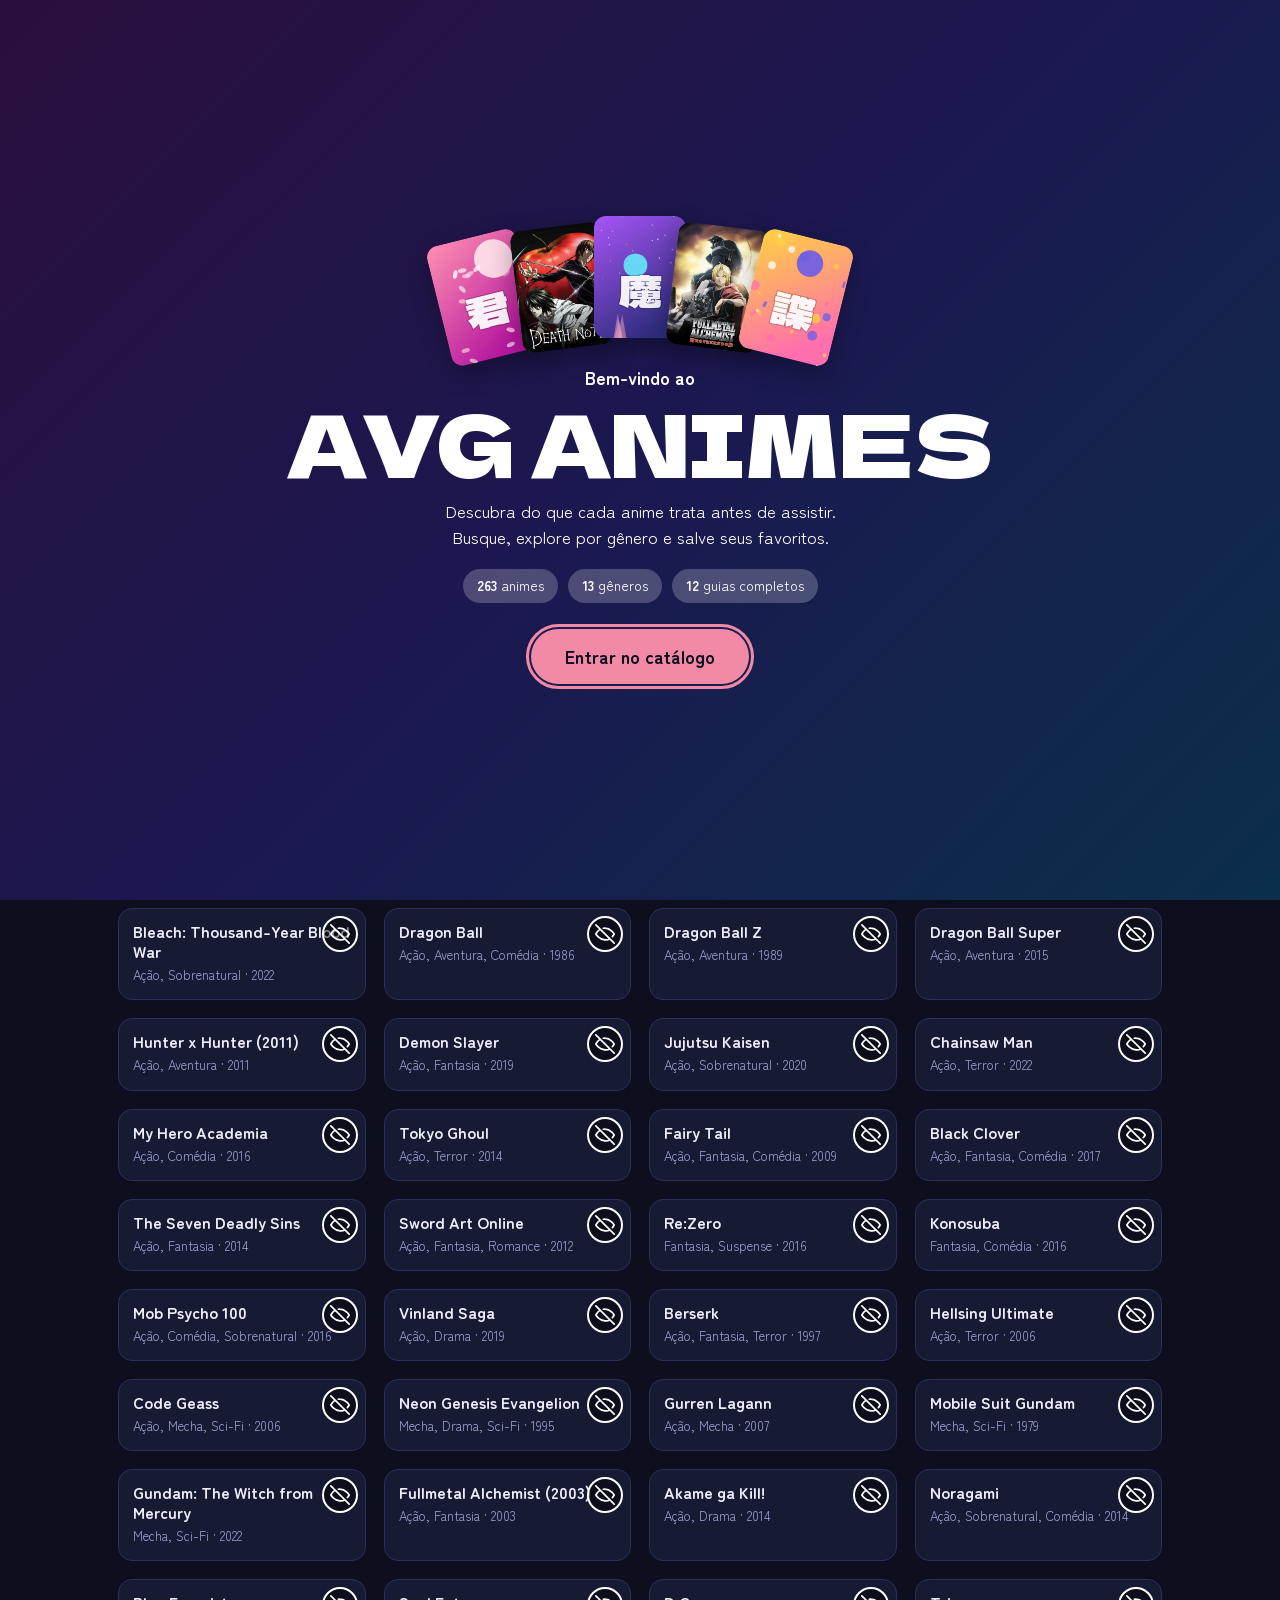
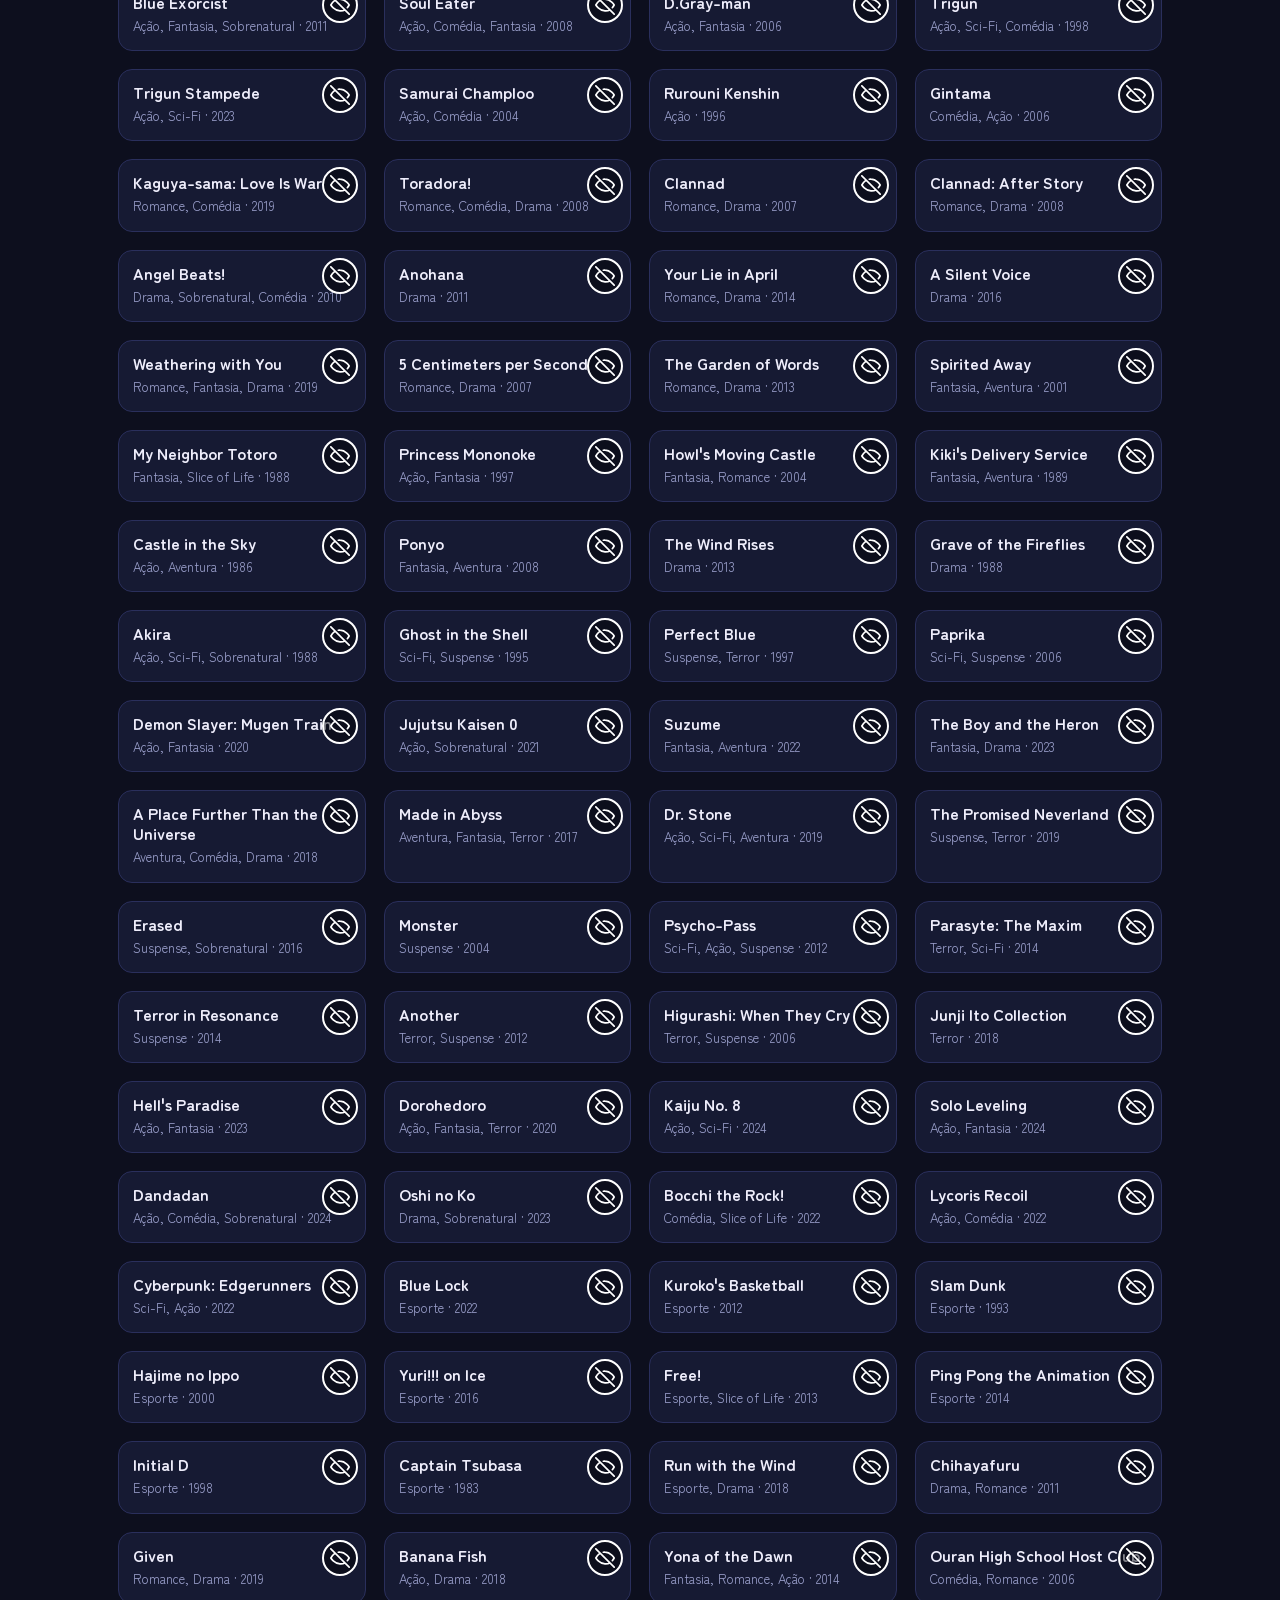
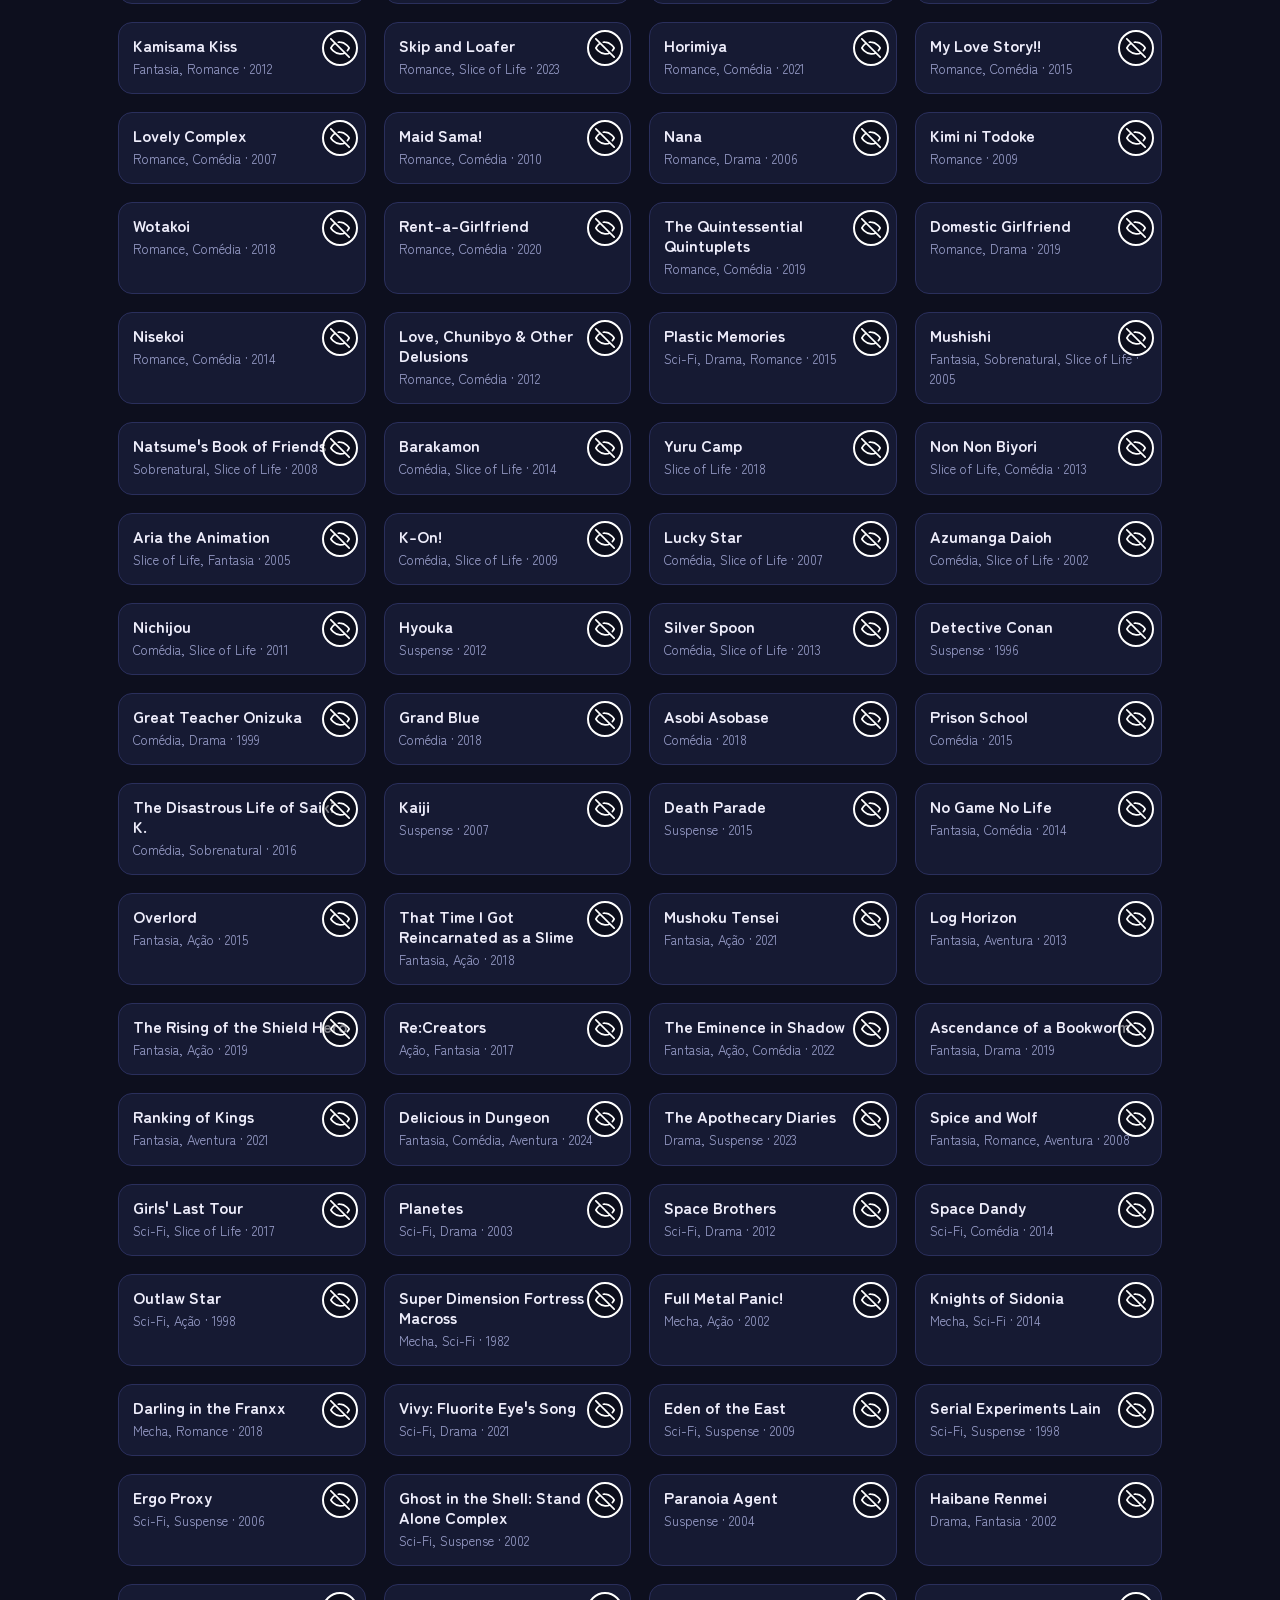
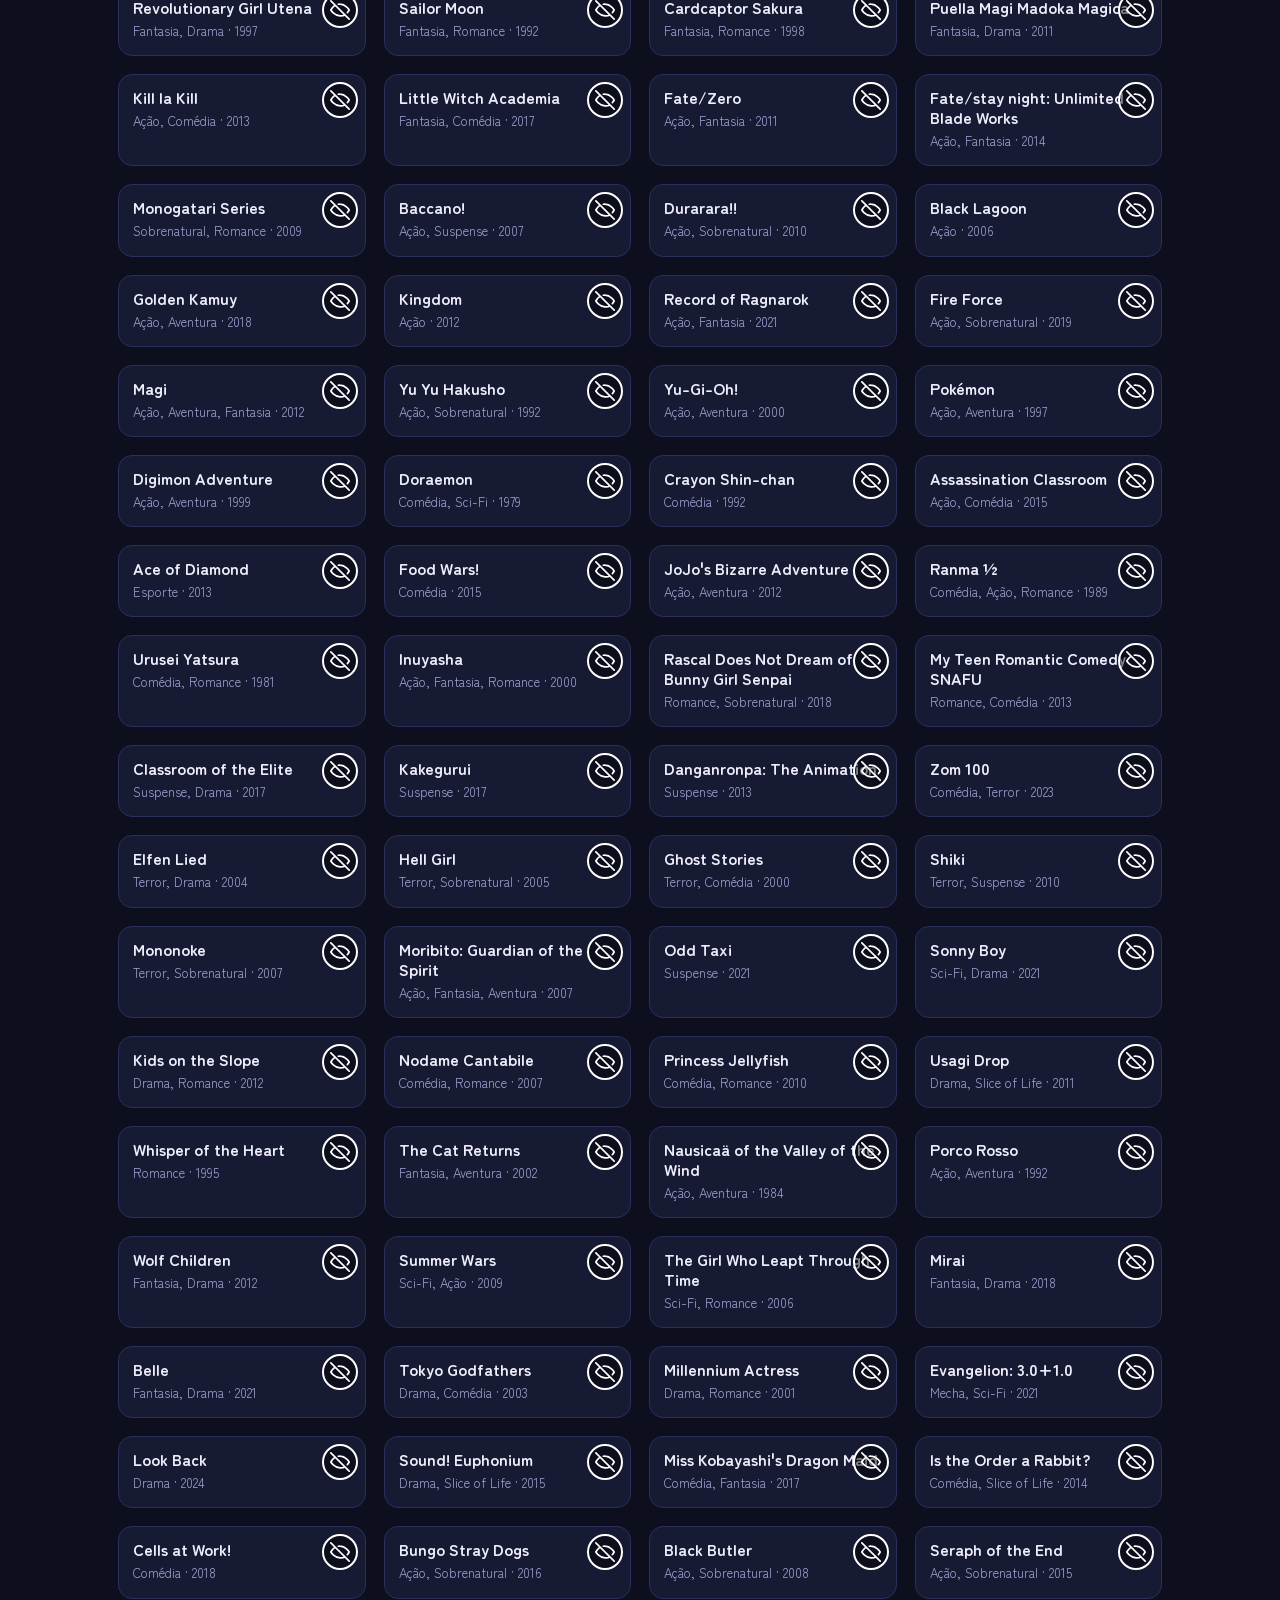
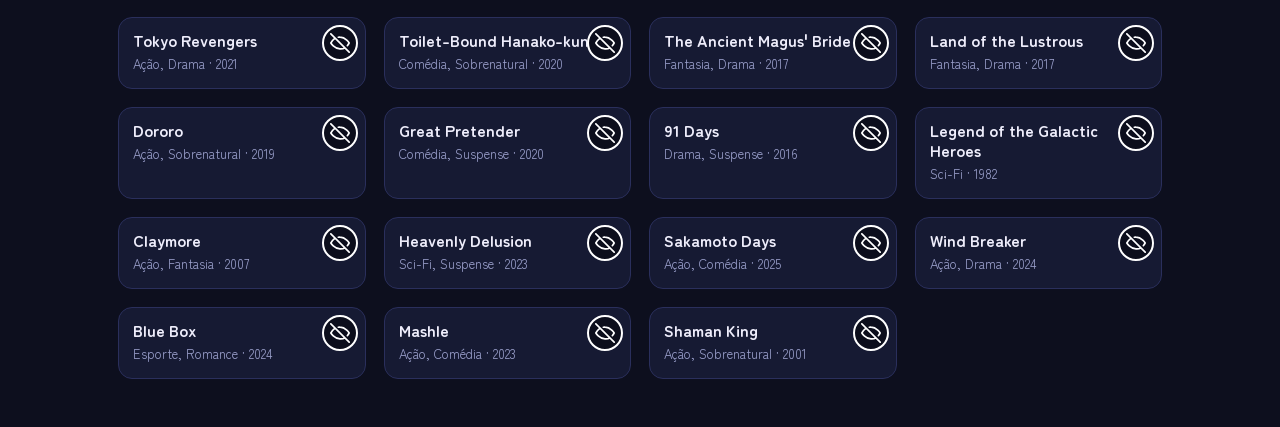
<file: catalogo-animes.html>
<!DOCTYPE html>
<html lang="pt-BR">
<head>
<meta charset="utf-8">
<meta name="viewport" content="width=device-width, initial-scale=1, viewport-fit=cover">
<title>AVG ANIMES</title>
<link rel="preconnect" href="https://fonts.googleapis.com">
<link href="https://fonts.googleapis.com/css2?family=Dela+Gothic+One&family=Zen+Maru+Gothic:wght@400;500;700&display=swap" rel="stylesheet">
<style>
:root{--bg:#0D0F1E;--surface:#161A33;--ink:#EEEDFB;--muted:#9A9FCB;--line:#2A2F5C;--accent:#F28AA6;--accent-ink:#0D0F1E;--tag:#232850;
box-sizing:border-box;padding-top:env(safe-area-inset-top,0px);padding-bottom:env(safe-area-inset-bottom,0px)}
@media (prefers-color-scheme:dark){:root:not([data-theme="light"]){--bg:#0D0F1E;--surface:#161A33;--ink:#EEEDFB;--muted:#9A9FCB;--line:#2A2F5C;--accent:#F28AA6;--accent-ink:#0D0F1E;--tag:#232850}}
:root[data-theme="dark"]{--bg:#0D0F1E;--surface:#161A33;--ink:#EEEDFB;--muted:#9A9FCB;--line:#2A2F5C;--accent:#F28AA6;--accent-ink:#0D0F1E;--tag:#232850}
html{scroll-padding-top:env(safe-area-inset-top,0px)}
*{box-sizing:border-box}
body{margin:0;background:var(--bg);color:var(--ink);font-family:"Zen Maru Gothic",system-ui,sans-serif;line-height:1.55}
.wrap{max-width:1080px;margin:0 auto;padding:0 18px}
header{padding:36px 0 18px}
h1{font-family:"Dela Gothic One","Zen Maru Gothic",sans-serif;font-weight:400;font-size:clamp(30px,6vw,52px);line-height:1.05;margin:0 0 8px}
header p{margin:0;color:var(--muted);max-width:52ch}
.search{position:relative;margin:20px 0 14px}
.search input{width:100%;padding:14px 16px 14px 46px;border-radius:999px;border:2px solid var(--line);background:var(--surface);color:var(--ink);font:inherit;font-size:16px}
.search svg{position:absolute;left:16px;top:50%;transform:translateY(-50%);width:20px;height:20px;stroke:var(--muted)}
:focus-visible{outline:3px solid var(--accent);outline-offset:2px}
.search input:focus{border-color:var(--accent);outline:none}
.tabs{display:flex;gap:8px;overflow-x:auto;padding:4px 0 12px;scrollbar-width:thin}
.tab{flex:none;border:2px solid var(--line);background:transparent;color:var(--ink);padding:8px 16px;border-radius:999px;font:inherit;font-weight:700;cursor:pointer}
.tab[aria-selected="true"]{background:var(--accent);border-color:var(--accent);color:var(--accent-ink)}
.count{color:var(--muted);font-size:14px;margin:4px 0 14px}
.grid{display:grid;grid-template-columns:repeat(auto-fill,minmax(200px,1fr));gap:18px;padding-bottom:48px}
.card{background:var(--surface);border:1px solid var(--line);border-radius:14px;overflow:hidden;cursor:pointer;text-align:left;padding:0;font:inherit;color:inherit;display:flex;flex-direction:column}
.cover{aspect-ratio:3/4;display:grid;place-items:center;font-family:"Dela Gothic One",serif;font-size:96px;color:rgba(255,255,255,.92);position:relative}
.cover small{position:absolute;left:10px;bottom:8px;font-family:"Zen Maru Gothic",sans-serif;font-size:12px;font-weight:700;background:rgba(0,0,0,.35);color:#fff;padding:2px 8px;border-radius:999px}
.card .info{padding:12px 14px 14px}
.card h3{margin:0 0 4px;font-size:16px;line-height:1.25}
.card p{margin:0;color:var(--muted);font-size:13px}
.empty{grid-column:1/-1;text-align:center;color:var(--muted);padding:40px 0}
.overlay{position:fixed;inset:0;background:rgba(10,12,35,.65);display:none;align-items:flex-end;justify-content:center;z-index:10}
.overlay.open{display:flex}
.modal{background:var(--surface);width:min(720px,100%);max-height:92vh;overflow:auto;border-radius:20px 20px 0 0;position:relative}
@media (min-width:700px){.overlay{align-items:center}.modal{border-radius:20px}}
.mhead{height:150px;display:flex;align-items:flex-end;padding:18px 22px;color:#fff;position:relative}
.mhead h2{margin:0;font-family:"Dela Gothic One","Zen Maru Gothic",sans-serif;font-weight:400;font-size:clamp(22px,5vw,32px);line-height:1.1;text-shadow:0 2px 12px rgba(0,0,0,.35)}
.close{position:absolute;top:12px;right:12px;width:40px;height:40px;border-radius:50%;border:0;background:rgba(0,0,0,.4);color:#fff;font-size:22px;cursor:pointer}
.mbody{padding:18px 22px 26px}
.mtabs{display:flex;gap:6px;border-bottom:2px solid var(--line);margin-bottom:16px}
.mtab{background:none;border:0;border-bottom:3px solid transparent;margin-bottom:-2px;padding:8px 12px;font:inherit;font-weight:700;color:var(--muted);cursor:pointer}
.mtab[aria-selected="true"]{color:var(--ink);border-color:var(--accent)}
.tags{display:flex;flex-wrap:wrap;gap:6px;margin-bottom:12px}
.tags span{background:var(--tag);padding:3px 10px;border-radius:999px;font-size:13px}
dl{display:grid;grid-template-columns:auto 1fr;gap:8px 18px;margin:0}
dt{color:var(--muted)}dd{margin:0;font-weight:500}
.fav{margin-top:18px;padding:10px 18px;border-radius:999px;border:2px solid var(--accent);background:transparent;color:var(--ink);font:inherit;font-weight:700;cursor:pointer}
.fav.on{background:var(--accent);color:var(--accent-ink)}
.mbody p{max-width:62ch;margin:0 0 12px}
header{margin-top:14px;padding:30px 24px 14px;border-radius:26px;background:linear-gradient(120deg,#FF5A8A,#8B5CF6 55%,#22B8E8);color:#fff}
header p{color:rgba(255,255,255,.92)}
.search input{border-color:transparent}
.tab{background:rgba(255,255,255,.2);border:2px solid transparent;color:#fff}
.tab[aria-selected="true"]{background:#fff;border-color:#fff;color:#1F2350}
.tab i{display:inline-block;width:9px;height:9px;border-radius:50%;background:var(--c);margin-right:7px}
.count{margin-top:16px}
.sec{grid-column:1/-1;margin:14px 0 0;font-family:"Dela Gothic One","Zen Maru Gothic",sans-serif;font-weight:400;font-size:22px}
.sec small{font-family:"Zen Maru Gothic",sans-serif;font-size:13px;color:var(--muted);margin-left:8px}
.cover svg,.mhead svg{position:absolute;inset:0;width:100%;height:100%}
.cover small{z-index:1}
.mhead{overflow:hidden}.mhead::after{content:"";position:absolute;inset:0;background:linear-gradient(transparent 30%,rgba(0,0,0,.6))}
.mhead h2{position:relative;z-index:2}.close{z-index:3}
.welcome{position:fixed;inset:0;z-index:50;display:grid;place-items:center;text-align:center;padding:24px;color:#fff;background:linear-gradient(135deg,#FF5A8A,#8B5CF6 50%,#22B8E8);transition:opacity .4s}
.welcome.out{opacity:0}
@media (prefers-reduced-motion:reduce){.welcome{transition:none}}
.w-covers{display:flex;justify-content:center;margin-bottom:26px}
.wc{width:92px;aspect-ratio:3/4;border-radius:12px;overflow:hidden;position:relative;margin:0 -7px;box-shadow:0 8px 24px rgba(0,0,0,.3);transform:translateY(var(--y)) rotate(var(--r))}
.wc svg{position:absolute;inset:0;width:100%;height:100%}
.w-hi{margin:0;font-size:18px;font-weight:700}
.welcome h2{font-family:"Dela Gothic One","Zen Maru Gothic",sans-serif;font-weight:400;font-size:clamp(40px,11vw,86px);line-height:1;margin:6px 0 14px}
.w-sub{max-width:44ch;margin:0 auto 18px;font-size:17px}
.w-stats{display:flex;gap:10px;justify-content:center;flex-wrap:wrap;margin-bottom:26px}
.w-stats span{background:rgba(255,255,255,.22);padding:6px 14px;border-radius:999px;font-size:14px}
.w-btn{font:inherit;font-weight:700;font-size:18px;padding:14px 34px;border:0;border-radius:999px;background:#fff;color:#1F2350;cursor:pointer}
.cardw{position:relative;display:flex}
.cardw .card{flex:1;width:100%}
.eye{position:absolute;top:8px;right:8px;width:36px;height:36px;border-radius:50%;border:2px solid #fff;background:rgba(0,0,0,.45);color:#fff;font-size:18px;line-height:1;cursor:pointer;z-index:2}
.eye[aria-pressed="true"]{background:#16A34A}
.badge{display:none;position:absolute;left:10px;top:10px;background:#16A34A;color:#fff;font-size:12px;font-weight:700;padding:2px 9px;border-radius:999px;z-index:2;pointer-events:none}
.seen .badge{display:block}
.seen .cover svg{filter:saturate(.3) brightness(.75)}
.fav.seenb{margin-right:8px;border-color:#16A34A}
.fav.seenb.on{background:#16A34A;color:#fff}
.eye{display:grid;place-items:center;padding:0}
.eye svg{width:20px;height:20px}
.eye .e-on{display:none}
.eye[aria-pressed="true"] .e-on{display:block}
.eye[aria-pressed="true"] .e-off{display:none}
.eye[aria-pressed="true"]{width:40px;height:40px}
.seen .badge{display:none}
header{background:linear-gradient(120deg,#3B1646,#241A5C 55%,#0F3A57);border:1px solid var(--line)}
.tab{background:rgba(255,255,255,.1)}
.tab[aria-selected="true"]{background:var(--accent);border-color:var(--accent);color:#0D0F1E}
.welcome{background:linear-gradient(135deg,#2A0F3D,#1B1850 50%,#0B2F4A)}
.w-btn{background:var(--accent);color:#0D0F1E}
.search input{background:var(--surface);color:var(--ink)}
.overlay{background:rgba(0,0,0,.8)}
.cover img,.mhead img,.wc img{position:absolute;inset:0;width:100%;height:100%;object-fit:cover}
.mhead img{object-position:center 25%}
.seen .cover img{filter:saturate(.3) brightness(.75)}
.btnlink{display:inline-block;margin-top:6px;padding:10px 18px;border-radius:999px;background:var(--accent);color:var(--accent-ink);font-weight:700;text-decoration:none}
.note{color:var(--muted);font-size:13px}
.mtabs{overflow-x:auto}.mtab{white-space:nowrap}
</style>
</head>
<body>
<div class="wrap">
<header>
<h1>AVG ANIMES</h1>
<p>Catálogo com mais de 260 animes. Descubra do que cada um trata antes de dar o play.</p>
<div class="search">
<svg viewBox="0 0 24 24" fill="none" stroke-width="2" stroke-linecap="round" aria-hidden="true"><circle cx="11" cy="11" r="7"/><path d="M20 20l-3.5-3.5"/></svg>
<input id="q" type="search" placeholder="Buscar anime por nome, gênero ou ano" aria-label="Buscar animes">
</div>
<div class="tabs" role="tablist" id="tabs" aria-label="Gêneros"></div>
</header>
<div class="count" id="count" aria-live="polite"></div>
<main class="grid" id="grid"></main>
</div>

<div class="overlay" id="ov" role="dialog" aria-modal="true" aria-labelledby="mt">
<div class="modal" id="modal"></div>
</div>

<div class="welcome" id="welcome" role="dialog" aria-label="Boas-vindas">
<div>
<div class="w-covers" id="wc"></div>
<p class="w-hi">Bem-vindo ao</p>
<h2>AVG ANIMES</h2>
<p class="w-sub">Descubra do que cada anime trata antes de assistir. Busque, explore por gênero e salve seus favoritos.</p>
<div class="w-stats"><span><b id="ns"></b> animes</span><span><b>13</b> gêneros</span><span><b>12</b> guias completos</span></div>
<button class="w-btn" id="enter">Entrar no catálogo</button>
</div>
</div>
<script>
const A=[
{t:"Fullmetal Alchemist: Brotherhood",k:"鋼",c:["#B5651D","#3B1F0B"],g:["Ação","Fantasia"],y:2009,s:"Bones",e:"64 episódios",f:"TV",
sin:"Dois irmãos usam alquimia para tentar reaver o que perderam em uma tentativa proibida. A jornada deles os leva a descobrir um segredo muito maior que envolve o próprio país.",
vibe:"Aventura épica com humor, emoção e um enredo muito bem amarrado do início ao fim.",
pra:"Quem quer um clássico completo e sem enrolação, bom para estrear no gênero.",ini:"Episódio 1 da Brotherhood. Não precisa ver a versão de 2003 antes."},
{t:"Death Note",k:"死",c:["#4A4A5A","#0E0E18"],g:["Suspense","Drama"],y:2006,s:"Madhouse",e:"37 episódios",f:"TV",
sin:"Um estudante encontra um caderno capaz de matar quem tiver o nome escrito nele. Ao decidir usá-lo, entra em um jogo de inteligência com um detetive misterioso.",
vibe:"Tenso e psicológico, com duelos de estratégia de tirar o fôlego.",
pra:"Quem gosta de thrillers, mistério e personagens que pensam vários passos à frente.",ini:"Episódio 1. Funciona bem como primeiro anime."},
{t:"Attack on Titan",k:"巨",c:["#6B7F4A","#1F2A14"],g:["Ação","Drama","Fantasia"],y:2013,s:"Wit Studio e MAPPA",e:"87 episódios",f:"TV",
sin:"A humanidade vive atrás de muralhas para se proteger de gigantes devoradores de gente. Quando a segurança desmorona, um jovem jura acabar com todos eles.",
vibe:"Sombrio, intenso e cheio de reviravoltas. Tem violência forte.",
pra:"Quem aguenta cenas pesadas e curte mistério que vai se revelando aos poucos.",ini:"Episódio 1 da 1ª temporada."},
{t:"Your Name",k:"君",c:["#3E7CB1","#F4A6C0"],g:["Romance","Fantasia","Drama"],y:2016,s:"CoMix Wave Films",e:"Filme, 107 min",f:"Filme",
sin:"Uma garota do interior e um garoto de Tóquio começam a trocar de corpo sem explicação. Aos poucos, a ligação entre os dois vira algo muito maior.",
vibe:"Visual deslumbrante, emocionante e leve de assistir numa tarde.",
pra:"Quem quer um romance sobrenatural curto, sem compromisso de maratona.",ini:"É um filme único, basta dar o play."},
{t:"Spy x Family",k:"諜",c:["#2E9C8F","#E9A23B"],g:["Comédia","Ação"],y:2022,s:"Wit Studio e CloverWorks",e:"37+ episódios",f:"TV",
sin:"Um espião precisa montar uma família falsa para cumprir uma missão. Só que a filha adotada lê mentes e a esposa é uma assassina, e nenhum sabe o segredo do outro.",
vibe:"Leve, engraçado e cheio de momentos fofos, com ação na medida certa.",
pra:"Quem quer relaxar e rir. Ótimo para ver em família.",ini:"Episódio 1 da 1ª temporada."},
{t:"Frieren: Além do Fim da Jornada",k:"魔",c:["#7DB7D9","#2B3F7A"],g:["Fantasia","Drama"],y:2023,s:"Madhouse",e:"28 episódios",f:"TV",
sin:"Depois de derrotar o rei demônio, uma maga que vive séculos percebe que mal conheceu seus companheiros humanos. Ela parte para entender o que deixou passar.",
vibe:"Calmo, melancólico e acolhedor. Foca em memória e amizade, não em lutas.",
pra:"Quem gosta de histórias contemplativas e de fantasia com coração.",ini:"Episódio 1. Os primeiros episódios já mostram o tom."},
{t:"Cowboy Bebop",k:"宙",c:["#D2691E","#1A1030"],g:["Sci-Fi","Ação"],y:1998,s:"Sunrise",e:"26 episódios",f:"TV",
sin:"Caçadores de recompensa viajam pelo sistema solar atrás de criminosos, enquanto cada um foge do próprio passado.",
vibe:"Estiloso, com trilha de jazz marcante e episódios que funcionam quase soltos.",
pra:"Quem curte clima de faroeste espacial e prefere histórias episódicas.",ini:"Episódio 1. Pode ver sem pressa e em qualquer ordem após os primeiros."},
{t:"Haikyu!!",k:"球",c:["#F28C28","#D9480F"],g:["Esporte","Comédia","Drama"],y:2014,s:"Production I.G",e:"85 episódios",f:"TV",
sin:"Um garoto baixinho que sonha ser craque de vôlei entra para um time do colégio e enfrenta rivais cada vez mais fortes ao lado de um parceiro difícil.",
vibe:"Energia lá em cima, torcida e partidas que prendem de verdade.",
pra:"Quem gosta de esporte, superação e trabalho em equipe. Não precisa entender vôlei.",ini:"Episódio 1 da 1ª temporada."},
{t:"Fruits Basket (2019)",k:"籠",c:["#E9A2B8","#8E5BB5"],g:["Romance","Drama","Comédia"],y:2019,s:"TMS Entertainment",e:"63 episódios",f:"TV",
sin:"Uma estudante órfã passa a morar com uma família que guarda um segredo ligado ao zodíaco chinês. Ao conhecê-los, ela ajuda cada um a lidar com suas feridas.",
vibe:"Começa fofo e vai ficando bem emotivo. Prepare os lenços.",
pra:"Quem gosta de histórias de acolhimento e de relações que curam.",ini:"Use a versão de 2019, que adapta o mangá inteiro."},
{t:"One Punch Man",k:"拳",c:["#E8C21A","#C0392B"],g:["Comédia","Ação"],y:2015,s:"Madhouse",e:"12 episódios (1ª temp.)",f:"TV",
sin:"Um herói que vence qualquer inimigo com um único soco está entediado por não ter mais desafios. Ele segue trabalhando, enquanto ameaças gigantes aparecem.",
vibe:"Paródia de heróis com lutas incríveis e piadas na veia.",
pra:"Quem quer ação com humor e não se importa de rir do próprio gênero.",ini:"Episódio 1. A 1ª temporada é curta e fácil de maratonar."},
{t:"Steins;Gate",k:"時",c:["#2FA87A","#0F2B3D"],g:["Sci-Fi","Suspense","Drama"],y:2011,s:"White Fox",e:"24 episódios",f:"TV",
sin:"Um autoproclamado cientista maluco descobre que consegue mandar mensagens ao passado. Cada mudança, por menor que seja, traz consequências graves.",
vibe:"Começa devagar e explode no meio. A paciência inicial vale a pena.",
pra:"Quem gosta de viagem no tempo, mistério e tramas que se encaixam no final.",ini:"Episódio 1. Dê pelo menos uns 6 episódios antes de decidir."},
{t:"Violet Evergarden",k:"文",c:["#6FA3D8","#3B3F8C"],g:["Drama","Fantasia"],y:2018,s:"Kyoto Animation",e:"13 episódios",f:"TV",
sin:"Uma ex-soldado passa a escrever cartas por encomenda. Cada pessoa que atende a ajuda a entender o significado de palavras como amor.",
vibe:"Delicado, lindíssimo de ver e muito emotivo.",
pra:"Quem aprecia animação de alto nível e histórias sobre sentimentos.",ini:"Episódio 1. É curto, dá para ver em poucos dias."}
];
const G={A:"Ação",V:"Aventura",C:"Comédia",D:"Drama",F:"Fantasia",R:"Romance",S:"Sci-Fi",T:"Suspense",H:"Terror",E:"Esporte",L:"Slice of Life",M:"Mecha",N:"Sobrenatural"};
const RAW=`Naruto;2002;AV
Naruto Shippuden;2007;AV
One Piece;1999;AVC
Bleach;2004;AN
Bleach: Thousand-Year Blood War;2022;AN
Dragon Ball;1986;AVC
Dragon Ball Z;1989;AV
Dragon Ball Super;2015;AV
Hunter x Hunter (2011);2011;AV
Demon Slayer;2019;AF
Jujutsu Kaisen;2020;AN
Chainsaw Man;2022;AH
My Hero Academia;2016;AC
Tokyo Ghoul;2014;AH
Fairy Tail;2009;AFC
Black Clover;2017;AFC
The Seven Deadly Sins;2014;AF
Sword Art Online;2012;AFR
Re:Zero;2016;FT
Konosuba;2016;FC
Mob Psycho 100;2016;ACN
Vinland Saga;2019;AD
Berserk;1997;AFH
Hellsing Ultimate;2006;AH
Code Geass;2006;AMS
Neon Genesis Evangelion;1995;MDS
Gurren Lagann;2007;AM
Mobile Suit Gundam;1979;MS
Gundam: The Witch from Mercury;2022;MS
Fullmetal Alchemist (2003);2003;AF
Akame ga Kill!;2014;AD
Noragami;2014;ANC
Blue Exorcist;2011;AFN
Soul Eater;2008;ACF
D.Gray-man;2006;AF
Trigun;1998;ASC
Trigun Stampede;2023;AS
Samurai Champloo;2004;AC
Rurouni Kenshin;1996;A
Gintama;2006;CA
Kaguya-sama: Love Is War;2019;RC
Toradora!;2008;RCD
Clannad;2007;RD
Clannad: After Story;2008;RD
Angel Beats!;2010;DNC
Anohana;2011;D
Your Lie in April;2014;RD
A Silent Voice;2016;D;F
Weathering with You;2019;RFD;F
5 Centimeters per Second;2007;RD;F
The Garden of Words;2013;RD;F
Spirited Away;2001;FV;F
My Neighbor Totoro;1988;FL;F
Princess Mononoke;1997;AF;F
Howl's Moving Castle;2004;FR;F
Kiki's Delivery Service;1989;FV;F
Castle in the Sky;1986;AV;F
Ponyo;2008;FV;F
The Wind Rises;2013;D;F
Grave of the Fireflies;1988;D;F
Akira;1988;ASN;F
Ghost in the Shell;1995;ST;F
Perfect Blue;1997;TH;F
Paprika;2006;ST;F
Demon Slayer: Mugen Train;2020;AF;F
Jujutsu Kaisen 0;2021;AN;F
Suzume;2022;FV;F
The Boy and the Heron;2023;FD;F
A Place Further Than the Universe;2018;VCD
Made in Abyss;2017;VFH
Dr. Stone;2019;ASV
The Promised Neverland;2019;TH
Erased;2016;TN
Monster;2004;T
Psycho-Pass;2012;SAT
Parasyte: The Maxim;2014;HS
Terror in Resonance;2014;T
Another;2012;HT
Higurashi: When They Cry;2006;HT
Junji Ito Collection;2018;H
Hell's Paradise;2023;AF
Dorohedoro;2020;AFH
Kaiju No. 8;2024;AS
Solo Leveling;2024;AF
Dandadan;2024;ACN
Oshi no Ko;2023;DN
Bocchi the Rock!;2022;CL
Lycoris Recoil;2022;AC
Cyberpunk: Edgerunners;2022;SA
Blue Lock;2022;E
Kuroko's Basketball;2012;E
Slam Dunk;1993;E
Hajime no Ippo;2000;E
Yuri!!! on Ice;2016;E
Free!;2013;EL
Ping Pong the Animation;2014;E
Initial D;1998;E
Captain Tsubasa;1983;E
Run with the Wind;2018;ED
Chihayafuru;2011;DR
Given;2019;RD
Banana Fish;2018;AD
Yona of the Dawn;2014;FRA
Ouran High School Host Club;2006;CR
Kamisama Kiss;2012;FR
Skip and Loafer;2023;RL
Horimiya;2021;RC
My Love Story!!;2015;RC
Lovely Complex;2007;RC
Maid Sama!;2010;RC
Nana;2006;RD
Kimi ni Todoke;2009;R
Wotakoi;2018;RC
Rent-a-Girlfriend;2020;RC
The Quintessential Quintuplets;2019;RC
Domestic Girlfriend;2019;RD
Nisekoi;2014;RC
Love, Chunibyo & Other Delusions;2012;RC
Plastic Memories;2015;SDR
Mushishi;2005;FNL
Natsume's Book of Friends;2008;NL
Barakamon;2014;CL
Yuru Camp;2018;L
Non Non Biyori;2013;LC
Aria the Animation;2005;LF
K-On!;2009;CL
Lucky Star;2007;CL
Azumanga Daioh;2002;CL
Nichijou;2011;CL
Hyouka;2012;T
Silver Spoon;2013;CL
Detective Conan;1996;T
Great Teacher Onizuka;1999;CD
Grand Blue;2018;C
Asobi Asobase;2018;C
Prison School;2015;C
The Disastrous Life of Saiki K.;2016;CN
Kaiji;2007;T
Death Parade;2015;T
No Game No Life;2014;FC
Overlord;2015;FA
That Time I Got Reincarnated as a Slime;2018;FA
Mushoku Tensei;2021;FA
Log Horizon;2013;FV
The Rising of the Shield Hero;2019;FA
Re:Creators;2017;AF
The Eminence in Shadow;2022;FAC
Ascendance of a Bookworm;2019;FD
Ranking of Kings;2021;FV
Delicious in Dungeon;2024;FCV
The Apothecary Diaries;2023;DT
Spice and Wolf;2008;FRV
Girls' Last Tour;2017;SL
Planetes;2003;SD
Space Brothers;2012;SD
Space Dandy;2014;SC
Outlaw Star;1998;SA
Super Dimension Fortress Macross;1982;MS
Full Metal Panic!;2002;MA
Knights of Sidonia;2014;MS
Darling in the Franxx;2018;MR
Vivy: Fluorite Eye's Song;2021;SD
Eden of the East;2009;ST
Serial Experiments Lain;1998;ST
Ergo Proxy;2006;ST
Ghost in the Shell: Stand Alone Complex;2002;ST
Paranoia Agent;2004;T
Haibane Renmei;2002;DF
Revolutionary Girl Utena;1997;FD
Sailor Moon;1992;FR
Cardcaptor Sakura;1998;FR
Puella Magi Madoka Magica;2011;FD
Kill la Kill;2013;AC
Little Witch Academia;2017;FC
Fate/Zero;2011;AF
Fate/stay night: Unlimited Blade Works;2014;AF
Monogatari Series;2009;NR
Baccano!;2007;AT
Durarara!!;2010;AN
Black Lagoon;2006;A
Golden Kamuy;2018;AV
Kingdom;2012;A
Record of Ragnarok;2021;AF
Fire Force;2019;AN
Magi;2012;AVF
Yu Yu Hakusho;1992;AN
Yu-Gi-Oh!;2000;AV
Pokémon;1997;AV
Digimon Adventure;1999;AV
Doraemon;1979;CS
Crayon Shin-chan;1992;C
Assassination Classroom;2015;AC
Ace of Diamond;2013;E
Food Wars!;2015;C
JoJo's Bizarre Adventure;2012;AV
Ranma ½;1989;CAR
Urusei Yatsura;1981;CR
Inuyasha;2000;AFR
Rascal Does Not Dream of Bunny Girl Senpai;2018;RN
My Teen Romantic Comedy SNAFU;2013;RC
Classroom of the Elite;2017;TD
Kakegurui;2017;T
Danganronpa: The Animation;2013;T
Zom 100;2023;CH
Elfen Lied;2004;HD
Hell Girl;2005;HN
Ghost Stories;2000;HC
Shiki;2010;HT
Mononoke;2007;HN
Moribito: Guardian of the Spirit;2007;AFV
Odd Taxi;2021;T
Sonny Boy;2021;SD
Kids on the Slope;2012;DR
Nodame Cantabile;2007;CR
Princess Jellyfish;2010;CR
Usagi Drop;2011;DL
Whisper of the Heart;1995;R;F
The Cat Returns;2002;FV;F
Nausicaä of the Valley of the Wind;1984;AV;F
Porco Rosso;1992;AV;F
Wolf Children;2012;FD;F
Summer Wars;2009;SA;F
The Girl Who Leapt Through Time;2006;SR;F
Mirai;2018;FD;F
Belle;2021;FD;F
Tokyo Godfathers;2003;DC;F
Millennium Actress;2001;DR;F
Evangelion: 3.0+1.0;2021;MS;F
Look Back;2024;D;F
Sound! Euphonium;2015;DL
Miss Kobayashi's Dragon Maid;2017;CF
Is the Order a Rabbit?;2014;CL
Cells at Work!;2018;C
Bungo Stray Dogs;2016;AN
Black Butler;2008;AN
Seraph of the End;2015;AN
Tokyo Revengers;2021;AD
Toilet-Bound Hanako-kun;2020;CN
The Ancient Magus' Bride;2017;FD
Land of the Lustrous;2017;FD
Dororo;2019;AN
Great Pretender;2020;CT
91 Days;2016;DT
Legend of the Galactic Heroes;1982;S
Claymore;2007;AF
Heavenly Delusion;2023;ST
Sakamoto Days;2025;AC
Wind Breaker;2024;AD
Blue Box;2024;ER
Mashle;2023;AC
Shaman King;2001;AN`;
RAW.split("\n").forEach(l=>{const [t,y,c,f]=l.split(";");let n=0;for(const ch of t)n=(n*31+ch.charCodeAt(0))%360;
A.push({t,y:+y,g:[...c].map(x=>G[x]),f:f?"Filme":"TV",k:[...t][0].toUpperCase(),c:[`hsl(${n} 55% 48%)`,`hsl(${(n+50)%360} 50% 22%)`]})});
const tabs=["Todos","Favoritos","Assistidos","Ação","Aventura","Comédia","Drama","Fantasia","Romance","Sci-Fi","Suspense","Terror","Esporte","Slice of Life","Mecha","Sobrenatural"];
let tab="Todos",query="",favs=new Set();
try{favs=new Set(JSON.parse(localStorage.getItem("favs")||"[]"))}catch(e){}
let seen=new Set();
try{seen=new Set(JSON.parse(localStorage.getItem("seen")||"[]"))}catch(e){}
const saveSeen=()=>{try{localStorage.setItem("seen",JSON.stringify([...seen]))}catch(e){}};
const saveFavs=()=>{try{localStorage.setItem("favs",JSON.stringify([...favs]))}catch(e){}};
const norm=s=>s.normalize("NFD").replace(/[\u0300-\u036f]/g,"").toLowerCase();
const $=id=>document.getElementById(id);
const grad=a=>`linear-gradient(155deg,${a.c[0]},${a.c[1]})`;

function list(){
const q=norm(query.trim());
return A.map((a,i)=>({a,i})).filter(({a,i})=>{
if(tab==="Favoritos"&&!favs.has(i))return false;
if(tab==="Assistidos"&&!seen.has(i))return false;
if(!["Todos","Favoritos","Assistidos"].includes(tab)&&!a.g.includes(tab))return false;
return !q||norm([a.t,a.s,a.sin,...a.g].join(" ")).includes(q);
});
}
const PAL={"Ação":["#FF5A36","#7A0E2E","#FFD23F"],"Aventura":["#14B8A6","#134E6B","#FFC857"],"Comédia":["#FFD23F","#FF6FAE","#6C5CE7"],"Drama":["#6C63FF","#1B1F5E","#F4A6C0"],"Fantasia":["#A855F7","#312E81","#67E8F9"],"Romance":["#FF8FB1","#B5179E","#FFE5EC"],"Sci-Fi":["#22D3EE","#0B1A4A","#F72585"],"Suspense":["#475569","#0F172A","#F43F5E"],"Terror":["#7F1D1D","#0A0A0F","#E5E7EB"],"Esporte":["#FB923C","#1D4ED8","#FEF3C7"],"Slice of Life":["#86EFAC","#38BDF8","#FDE68A"],"Mecha":["#94A3B8","#1E293B","#FB923C"],"Sobrenatural":["#8B5CF6","#064E3B","#A7F3D0"]};
function hsh(s){let n=2166136261;for(const c of s){n^=c.charCodeAt(0);n=Math.imul(n,16777619)}return n>>>0}
function rng(a){return()=>{a|=0;a=a+0x6D2B79F5|0;let t=Math.imul(a^a>>>15,1|a);t=t+Math.imul(t^t>>>7,61|t)^t;return((t^t>>>14)>>>0)/4294967296}}
const WATCH={"Death Note":["Netflix","HBO Max","Crunchyroll","Pluto TV (grátis, com anúncios)"],"Attack on Titan":["Crunchyroll","Netflix"],"My Hero Academia":["Crunchyroll","Netflix"],"Jujutsu Kaisen":["Crunchyroll","Netflix"]};
const IMG={"Bleach":"[data-uri]","Fullmetal Alchemist: Brotherhood":"[data-uri]","Attack on Titan":"[data-uri]","My Hero Academia":"[data-uri]","Death Note":"[data-uri]"};
function art(a){
if(IMG[a.t])return `<img src="${IMG[a.t]}" alt="">`;
const r=rng(hsh(a.t)),g=a.g[0],p=PAL[g]||PAL["Aventura"],ac=a.g[1]&&PAL[a.g[1]]?PAL[a.g[1]][2]:p[2];
const R=(x,y)=>+(x+r()*(y-x)).toFixed(1),id="g"+hsh(a.t);
const sx=R(80,220),sy=R(80,170),sr=R(34,64);
let s=`<svg viewBox="0 0 300 400" preserveAspectRatio="xMidYMid slice" aria-hidden="true"><defs><linearGradient id="${id}" x1="0" y1="0" x2=".5" y2="1"><stop offset="0" stop-color="${p[0]}"/><stop offset="1" stop-color="${p[1]}"/></linearGradient></defs><rect width="300" height="400" fill="url(#${id})"/>`;
const sun=`<circle cx="${sx}" cy="${sy}" r="${sr}" fill="${p[2]}" opacity=".9"/>`;
const stars=n=>{let o="";for(let i=0;i<n;i++)o+=`<circle cx="${R(0,300)}" cy="${R(0,260)}" r="${R(.8,2.4)}" fill="#fff" opacity="${R(.4,.9)}"/>`;return o};
switch(g){
case"Ação":for(let i=0;i<20;i++){const t=i/20*6.283;s+=`<path d="M${sx} ${sy}L${sx+Math.cos(t)*500} ${sy+Math.sin(t)*500}L${sx+Math.cos(t+.1)*500} ${sy+Math.sin(t+.1)*500}Z" fill="${p[2]}" opacity=".18"/>`}s+=sun;break;
case"Aventura":s+=sun;for(let k=0;k<3;k++){let d=`M0 400V${R(250,300)}`;for(let x=40;x<=300;x+=R(40,70))d+=`L${x} ${R(200+k*35,270+k*30)}`;s+=`<path d="${d}L300 400Z" fill="${p[1]}" opacity="${.3+k*.25}"/>`}break;
case"Comédia":s+=sun;for(let i=0;i<26;i++){const c=[p[1],ac,"#fff",p[2]][i%4],x=R(0,300),y=R(0,400);s+=i%3?`<circle cx="${x}" cy="${y}" r="${R(5,18)}" fill="${c}" opacity=".75"/>`:`<rect x="${x}" y="${y}" width="${R(10,22)}" height="${R(6,12)}" rx="3" fill="${c}" opacity=".75" transform="rotate(${R(0,180)} ${x} ${y})"/>`}break;
case"Drama":s+=sun;for(let i=0;i<30;i++){const x=R(-20,320),y=R(0,380);s+=`<path d="M${x} ${y}l-14 ${R(30,60)}" stroke="#fff" stroke-width="1.4" opacity=".22"/>`}break;
case"Fantasia":s+=stars(30)+sun;for(let k=0;k<3;k++){const x=R(30,250),h=R(50,110);s+=`<path d="M${x} 400L${x+14} ${400-h}L${x+28} 400Z" fill="${ac}" opacity=".5"/>`}break;
case"Romance":s+=sun;for(let i=0;i<16;i++){const x=R(0,300),y=R(0,400);s+=`<ellipse cx="${x}" cy="${y}" rx="7" ry="14" fill="${i%2?"#fff":p[2]}" opacity="${R(.4,.8)}" transform="rotate(${R(0,180)} ${x} ${y})"/>`}break;
case"Sci-Fi":s+=stars(40)+sun+`<ellipse cx="${sx}" cy="${sy}" rx="${sr*1.7}" ry="${sr*.35}" fill="none" stroke="${ac}" stroke-width="3" transform="rotate(-18 ${sx} ${sy})"/>`;for(let i=1;i<9;i++)s+=`<path d="M0 ${300+i*i*1.8+i*6}H300" stroke="${p[0]}" opacity=".5"/>`;for(let i=-6;i<=6;i++)s+=`<path d="M${150+i*12} 300L${150+i*60} 400" stroke="${p[0]}" opacity=".4"/>`;break;
case"Suspense":for(let y=0;y<400;y+=24)s+=`<rect y="${y}" width="300" height="9" fill="#fff" opacity=".1"/>`;s+=`<circle cx="${sx}" cy="${sy}" r="${sr}" fill="none" stroke="${p[2]}" stroke-width="6"/><circle cx="${sx}" cy="${sy}" r="${sr*.38}" fill="${p[2]}"/>`;break;
case"Terror":s+=sun;for(let i=0;i<14;i++)s+=`<path d="M${R(0,300)} 0V${R(40,200)}" stroke="#B91C1C" stroke-width="${R(2,5)}" opacity=".6"/>`;{let d="M0 400V340";for(let x=0;x<=300;x+=20)d+=`L${x+10} ${R(300,350)}L${x+20} 345`;s+=`<path d="${d}V400Z" fill="#000" opacity=".6"/>`}break;
case"Esporte":for(let i=1;i<6;i++)s+=`<circle cx="${sx}" cy="${sy}" r="${sr+i*22}" fill="none" stroke="${p[2]}" stroke-width="3" opacity="${.5-i*.07}"/>`;s+=sun;for(let i=0;i<3;i++)s+=`<path d="M${-40+i*110} 400L${60+i*110} 220L${90+i*110} 220L${-10+i*110} 400Z" fill="#fff" opacity=".12"/>`;break;
case"Slice of Life":s+=sun;for(let i=0;i<3;i++)s+=`<circle cx="${R(20,280)}" cy="${R(40,200)}" r="${R(14,26)}" fill="#fff" opacity=".55"/>`;for(let k=0;k<2;k++)s+=`<ellipse cx="${R(60,240)}" cy="380" rx="${R(150,210)}" ry="${R(70,110)}" fill="${k?p[0]:ac}" opacity=".55"/>`;break;
case"Mecha":s+=sun;for(let i=0;i<7;i++){const x=R(0,260),y=R(0,340),w=R(30,90),h=R(20,70);s+=`<path d="M${x} ${y}h${w}l${R(8,20)} ${h}h-${w}z" fill="${i%2?p[2]:"#fff"}" opacity=".16"/>`}for(let i=0;i<5;i++)s+=`<path d="M0 ${R(0,400)}H300" stroke="${p[2]}" opacity=".3"/>`;break;
default:s+=sun+stars(14);for(let i=0;i<6;i++)s+=`<path d="M${R(0,300)} 400C${R(0,300)} ${R(200,330)} ${R(0,300)} ${R(100,250)} ${R(0,300)} 0" fill="none" stroke="${i%2?ac:"#fff"}" stroke-width="2.5" opacity=".4"/>`;
}
return s+`<text x="150" y="300" text-anchor="middle" font-family="Dela Gothic One,Zen Maru Gothic,sans-serif" font-size="140" fill="#fff" opacity=".93" stroke="rgba(0,0,0,.25)" stroke-width="6" style="paint-order:stroke">${a.k}</text></svg>`}
const EYE=`<svg class="e-on" viewBox="0 0 24 24" fill="none" stroke="currentColor" stroke-width="2" stroke-linecap="round" stroke-linejoin="round" aria-hidden="true"><path d="M1 12s4-7 11-7 11 7 11 7-4 7-11 7S1 12 1 12z"/><circle cx="12" cy="12" r="3"/></svg><svg class="e-off" viewBox="0 0 24 24" fill="none" stroke="currentColor" stroke-width="2" stroke-linecap="round" stroke-linejoin="round" aria-hidden="true"><path d="M17.9 17.9A10.9 10.9 0 0112 19C5 19 1 12 1 12a18.5 18.5 0 015.1-5.9M9.9 5.1A10.9 10.9 0 0112 5c7 0 11 7 11 7a18.5 18.5 0 01-2.2 3.2M1 1l22 22"/></svg>`;
const cardH=({a,i})=>`<div class="cardw${seen.has(i)?" seen":""}" data-w="${i}"><button class="card" data-i="${i}"><div class="cover">${art(a)}<small>${a.f}</small></div><div class="info"><h3>${a.t}</h3><p>${a.g.join(", ")} · ${a.y}</p></div></button><span class="badge">Assistido</span><button class="eye" data-seen="${i}" aria-pressed="${seen.has(i)}" aria-label="Marcar ${a.t} como assistido" title="Marcar como assistido">${EYE}</button></div>`;
function renderTabs(){
$("tabs").innerHTML=tabs.map(n=>`<button class="tab" role="tab" aria-selected="${n===tab}" data-t="${n}" style="--c:${n==="Todos"?"#FFD23F":n==="Favoritos"?"#FF8FB1":n==="Assistidos"?"#34D399":PAL[n][0]}"><i></i>${n}${n==="Favoritos"?" ("+favs.size+")":n==="Assistidos"?" ("+seen.size+")":""}</button>`).join("");
}
function renderGrid(){
const r=list();
$("count").textContent=r.length+(r.length===1?" anime encontrado":" animes encontrados");
if(!r.length){$("grid").innerHTML=`<div class="empty">${tab==="Assistidos"&&!query?"Nenhum anime marcado como assistido. Toque no olhinho de uma capa para marcar.":tab==="Favoritos"&&!query?"Você ainda não favoritou nada. Abra um anime e toque em Favoritar.":"Nada encontrado. Tente outro nome ou gênero."}</div>`;return}
if(tab==="Todos"&&!query.trim()){
const f=r.filter(x=>x.a.sin),o=r.filter(x=>!x.a.sin);
$("grid").innerHTML=`<h2 class="sec">Destaques <small>com sinopse e guia completo</small></h2>`+f.map(cardH).join("")+`<h2 class="sec">Catálogo completo <small>${o.length} animes</small></h2>`+o.map(cardH).join("");
}else $("grid").innerHTML=r.sort((x,y)=>!!y.a.sin-!!x.a.sin).map(cardH).join("");
}
function toggleSeen(i){seen.has(i)?seen.delete(i):seen.add(i);saveSeen();const w=document.querySelector(`[data-w="${i}"]`);if(w){w.classList.toggle("seen",seen.has(i));w.querySelector(".eye").setAttribute("aria-pressed",seen.has(i))}renderTabs();if(tab==="Assistidos")renderGrid()}
let cur=null,mtab="sinopse";
function openModal(i){cur=i;mtab="sinopse";drawModal();$("ov").classList.add("open");$("modal").querySelector(".close").focus()}
function drawModal(){
const a=A[cur],on=favs.has(cur);
const mal=`https://myanimelist.net/search/all?q=${encodeURIComponent(a.t)}`;
const tags=`<div class="tags">${a.g.map(g=>`<span>${g}</span>`).join("")}</div>`;
const rows=[["Ano",a.y],["Estúdio",a.s],["Duração",a.e],["Formato",a.f]].filter(r=>r[1]);
const body={
sinopse:a.sin?`${tags}<p>${a.sin}</p><p><b>Clima:</b> ${a.vibe}</p>`:`${tags}<p>Este título ainda não tem sinopse escrita aqui. <a href="${mal}" target="_blank" rel="noopener" style="color:var(--accent)">Ver sinopse no MyAnimeList</a></p>`,
pra:a.pra?`<p><b>Pra quem é:</b> ${a.pra}</p><p><b>Por onde começar:</b> ${a.ini}</p>`:"",
onde:(()=>{const w=WATCH[a.t],jw=`https://www.justwatch.com/br/busca?q=${encodeURIComponent(a.t)}`;return (w?`<p><b>Disponível no Brasil (segundo fontes recentes):</b></p><div class="tags">${w.map(x=>`<span>${x}</span>`).join("")}</div>`:`<p>Ainda não confirmei em quais streamings este título está.</p>`)+`<p class="note">Os catálogos mudam com frequência. Confira a lista atualizada antes de assinar.</p><a class="btnlink" href="${jw}" target="_blank" rel="noopener">Ver onde assistir (JustWatch Brasil)</a>`})(),
ficha:`<dl>${rows.map(r=>`<dt>${r[0]}</dt><dd>${r[1]}</dd>`).join("")}</dl>`
}[mtab];
const mt=[["sinopse","Sinopse"],...(a.pra?[["pra","Vale a pena?"]]:[]),["onde","Onde assistir"],["ficha","Ficha"]];
$("modal").innerHTML=`<div class="mhead">${art(a)}<button class="close" aria-label="Fechar">×</button><h2 id="mt">${a.t}</h2></div><div class="mbody"><div class="mtabs" role="tablist">${mt.map(([k,n])=>`<button class="mtab" role="tab" aria-selected="${k===mtab}" data-m="${k}">${n}</button>`).join("")}</div>${body}<button class="fav seenb ${seen.has(cur)?"on":""}" data-seenm aria-pressed="${seen.has(cur)}">${seen.has(cur)?"Assistido":"Marcar como assistido"}</button> <button class="fav ${on?"on":""}" data-fav aria-pressed="${on}">${on?"Favoritado":"Favoritar"}</button></div>`;
}
function closeModal(){$("ov").classList.remove("open")}

$("q").addEventListener("input",e=>{query=e.target.value;renderGrid()});
$("tabs").addEventListener("click",e=>{const b=e.target.closest("[data-t]");if(!b)return;tab=b.dataset.t;renderTabs();renderGrid()});
$("grid").addEventListener("click",e=>{const s=e.target.closest("[data-seen]");if(s)return toggleSeen(+s.dataset.seen);const c=e.target.closest("[data-i]");if(c)openModal(+c.dataset.i)});
$("ov").addEventListener("click",e=>{
if(e.target===$("ov")||e.target.closest(".close"))return closeModal();
const m=e.target.closest("[data-m]");if(m){mtab=m.dataset.m;drawModal();return}
if(e.target.closest("[data-seenm]")){toggleSeen(cur);drawModal();return}
if(e.target.closest("[data-fav]")){favs.has(cur)?favs.delete(cur):favs.add(cur);saveFavs();drawModal();renderTabs();renderGrid()}
});
document.addEventListener("keydown",e=>{if(e.key==="Escape")closeModal()});
$("ns").textContent=A.length;
$("wc").innerHTML=[3,1,5,0,4].map((i,k)=>`<div class="wc" style="--r:${(k-2)*7}deg;--y:${Math.abs(k-2)*10}px">${art(A[i])}</div>`).join("");
$("enter").onclick=()=>{$("welcome").classList.add("out");setTimeout(()=>{$("welcome").style.display="none"},400)};
renderTabs();renderGrid();$("enter").focus();
</script>
</body>
</html>
</file>
